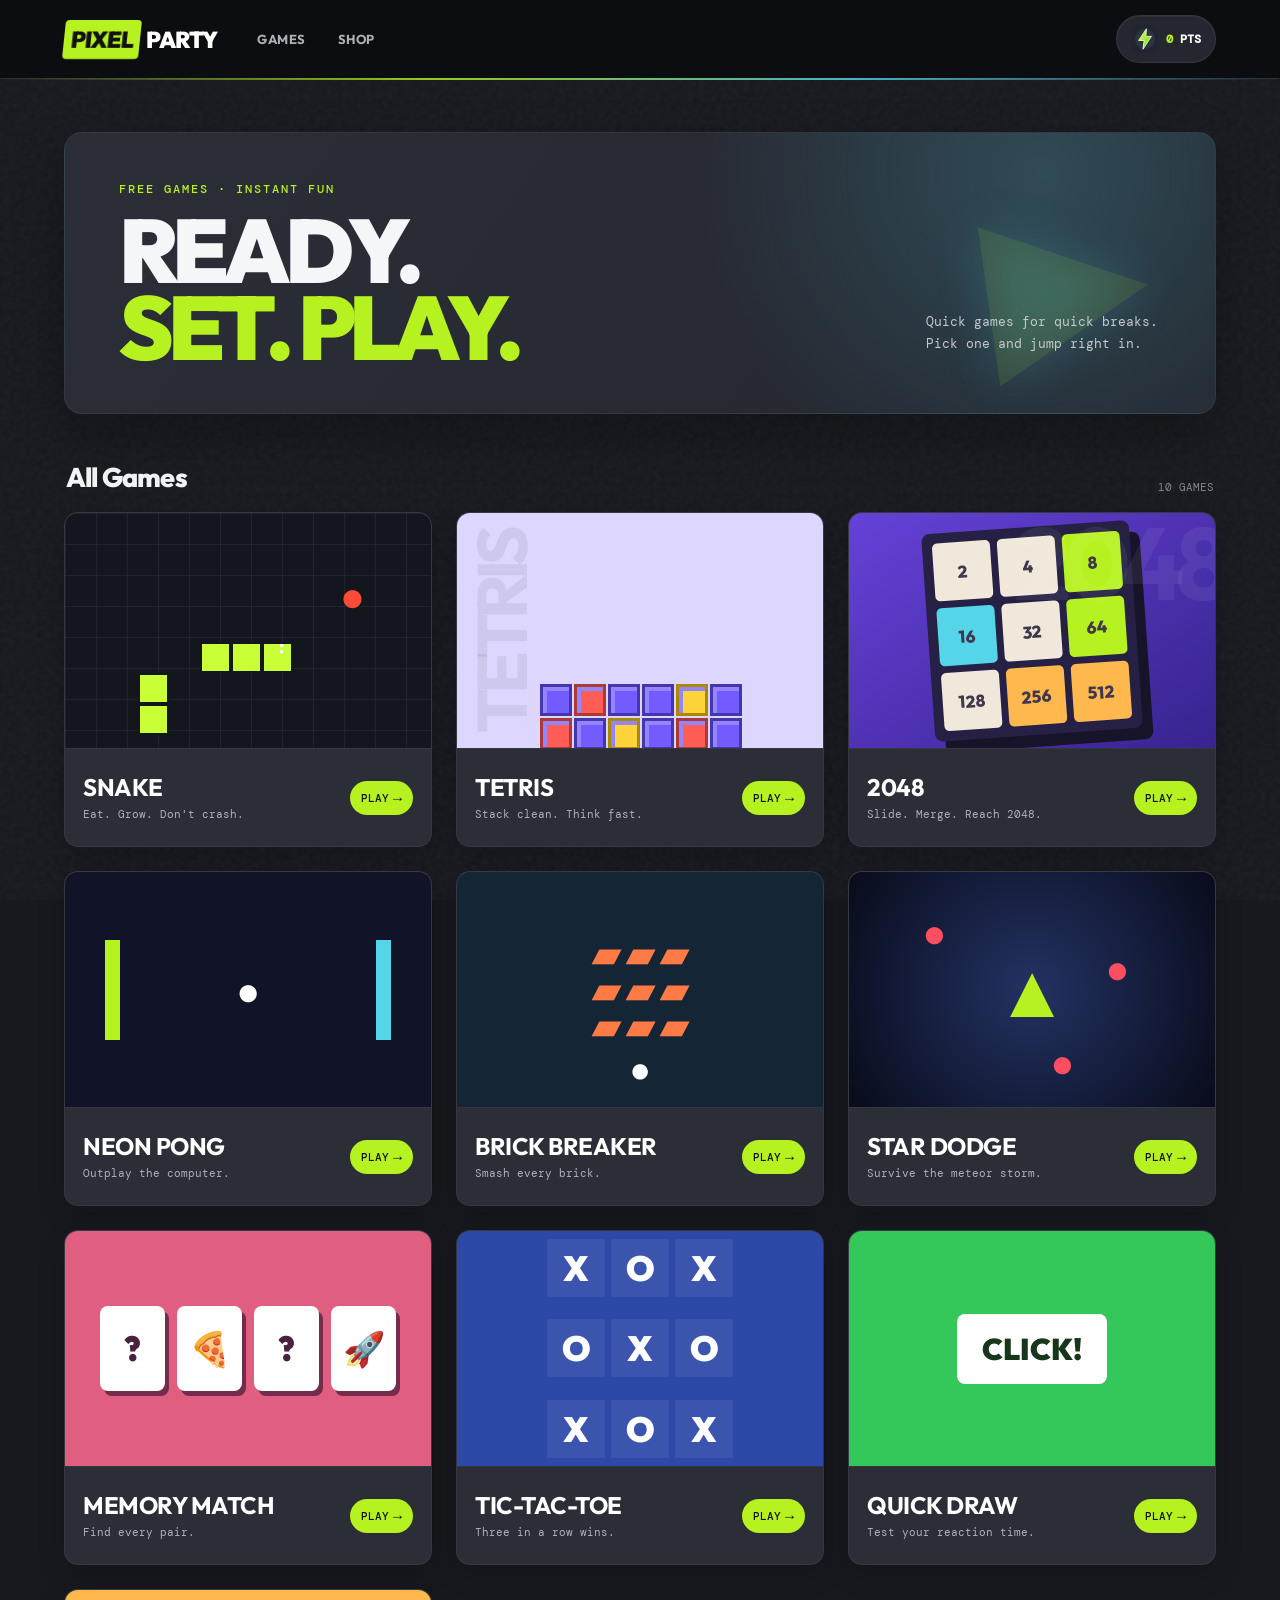
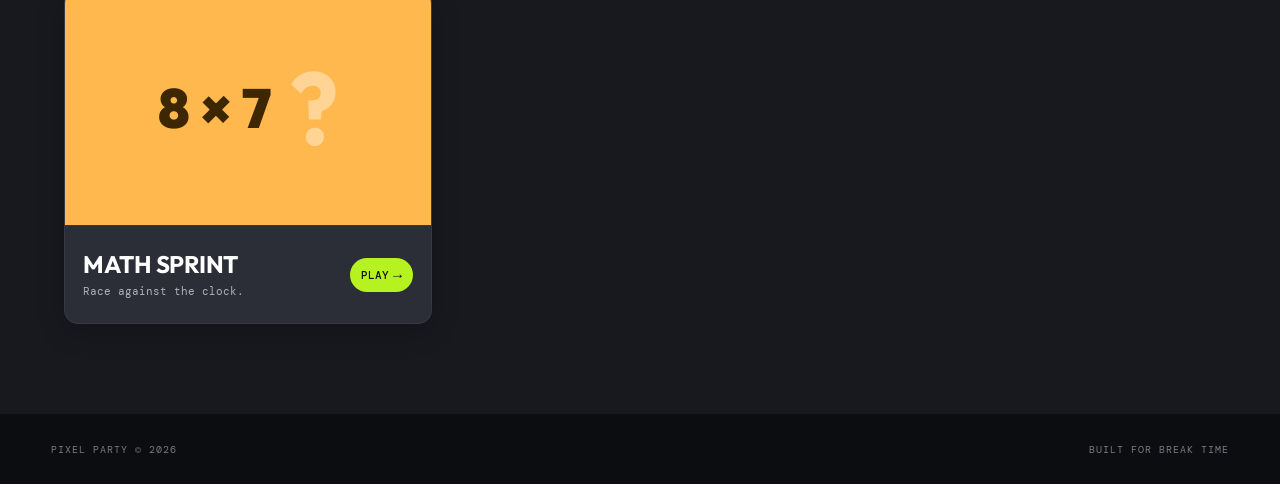
<file: index.html>
<!doctype html>
<html lang="en">
<head>
  <meta charset="UTF-8">
  <meta name="viewport" content="width=device-width, initial-scale=1.0">
  <title>Pixel Party — Pick a Game</title>
  <link rel="stylesheet" href="styles.css">
  <link rel="stylesheet" href="theme.css?v=3">
  <script src="shared.js?v=3"></script>
</head>
<body class="home">
  <div class="noise"></div>
  <nav class="topbar"><a class="brand" href="index.html"><span>PIXEL</span> PARTY</a><div class="nav-links"><a href="#games">GAMES</a><a href="shop.html">SHOP</a></div><div class="player-pill"><b data-player-icon>⚡</b><span data-points>0</span> PTS</div></nav>
  <main class="home-main">
    <header class="hero">
      <p class="eyebrow">FREE GAMES · INSTANT FUN</p>
      <h1>Ready.<br><em>Set. Play.</em></h1>
      <p class="intro">Quick games for quick breaks.<br>Pick one and jump right in.</p>
    </header>
    <div class="section-title" id="games"><h2>All Games</h2><span>10 GAMES</span></div>
    <section class="game-grid" aria-label="Games">
      <a class="game-card snake-card" href="snake.html">
        <div class="card-art snake-art" aria-hidden="true"><div class="snake-body"><b></b><b></b><b></b><b></b><b class="head"></b></div><span class="apple">●</span><span class="grid-lines"></span></div>
        <div class="card-copy"><span class="number">01</span><div><h2>Snake</h2><p>Eat. Grow. Don't crash.</p></div><span class="play">PLAY <b>→</b></span></div>
      </a>
      <a class="game-card tetris-card" href="tetris.html">
        <div class="card-art tetris-art" aria-hidden="true"><div class="blocks"><i></i><i></i><i></i><i></i><i></i><i></i><i></i><i></i><i></i><i></i><i></i><i></i></div><strong>TETRIS</strong></div>
        <div class="card-copy"><span class="number">02</span><div><h2>Tetris</h2><p>Stack clean. Think fast.</p></div><span class="play">PLAY <b>→</b></span></div>
      </a>
      <a class="game-card game-2048-card" href="2048.html">
        <div class="card-art art-2048" aria-hidden="true"><div class="mini-board"><b>2</b><b>4</b><b>8</b><b>16</b><b>32</b><b>64</b><b>128</b><b>256</b><b>512</b></div><strong>2048</strong></div>
        <div class="card-copy"><span class="number">03</span><div><h2>2048</h2><p>Slide. Merge. Reach 2048.</p></div><span class="play">PLAY <b>→</b></span></div>
      </a>
      <a class="game-card" href="mini-game.html?game=pong"><div class="card-art mini-art pong-art"><span>●</span><i></i><i></i></div><div class="card-copy"><div><h2>Neon Pong</h2><p>Outplay the computer.</p></div><span class="play">PLAY <b>→</b></span></div></a>
      <a class="game-card" href="mini-game.html?game=breakout"><div class="card-art mini-art breakout-art"><div>▰ ▰ ▰<br>▰ ▰ ▰<br>▰ ▰ ▰</div><span>●</span></div><div class="card-copy"><div><h2>Brick Breaker</h2><p>Smash every brick.</p></div><span class="play">PLAY <b>→</b></span></div></a>
      <a class="game-card" href="mini-game.html?game=dodge"><div class="card-art mini-art dodge-art"><span>▲</span><i>●</i><i>●</i><i>●</i></div><div class="card-copy"><div><h2>Star Dodge</h2><p>Survive the meteor storm.</p></div><span class="play">PLAY <b>→</b></span></div></a>
      <a class="game-card" href="mini-game.html?game=memory"><div class="card-art mini-art memory-art"><span>?</span><span>🍕</span><span>?</span><span>🚀</span></div><div class="card-copy"><div><h2>Memory Match</h2><p>Find every pair.</p></div><span class="play">PLAY <b>→</b></span></div></a>
      <a class="game-card" href="mini-game.html?game=tictactoe"><div class="card-art mini-art ttt-art"><span>X</span><span>O</span><span>X</span><span>O</span><span>X</span><span>O</span><span>X</span><span>O</span><span>X</span></div><div class="card-copy"><div><h2>Tic-Tac-Toe</h2><p>Three in a row wins.</p></div><span class="play">PLAY <b>→</b></span></div></a>
      <a class="game-card" href="mini-game.html?game=reaction"><div class="card-art mini-art reaction-art"><span>CLICK!</span></div><div class="card-copy"><div><h2>Quick Draw</h2><p>Test your reaction time.</p></div><span class="play">PLAY <b>→</b></span></div></a>
      <a class="game-card" href="mini-game.html?game=math"><div class="card-art mini-art math-art"><span>8 × 7</span><b>?</b></div><div class="card-copy"><div><h2>Math Sprint</h2><p>Race against the clock.</p></div><span class="play">PLAY <b>→</b></span></div></a>
    </section>
  </main>
  <footer><span>PIXEL PARTY © 2026</span><span>BUILT FOR BREAK TIME</span></footer>
</body>
</html>
</file>
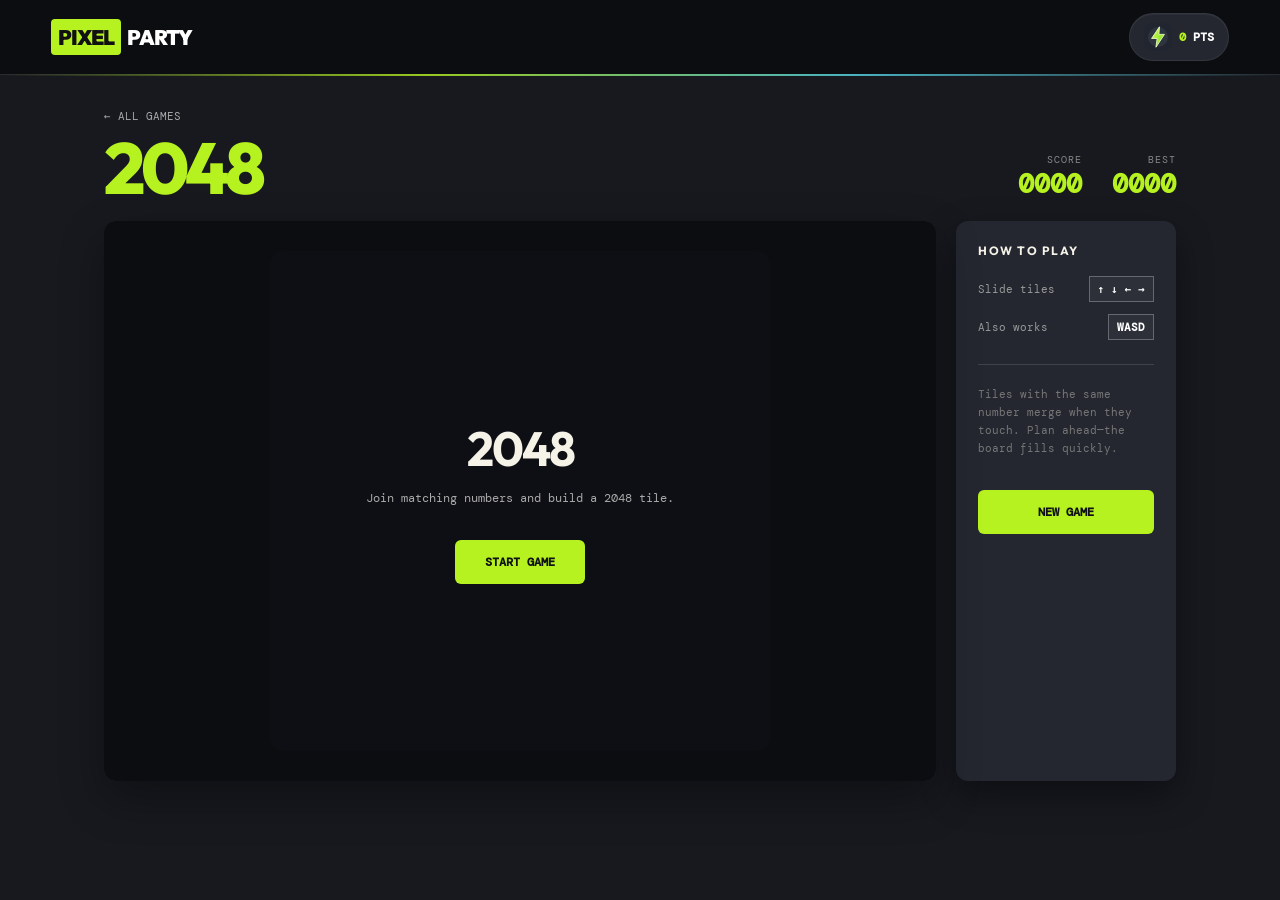
<file: 2048.html>
<!doctype html>
<html lang="en">
<head>
<meta charset="UTF-8">
<meta name="viewport" content="width=device-width,initial-scale=1">
<title>2048 — Pixel Party</title>
<link rel="stylesheet" href="styles.css">
<link rel="stylesheet" href="theme.css?v=3">
<script src="shared.js?v=3"></script>
</head>
<body class="game-page game-2048" style="--accent:#b6f21f">
<nav class="topbar game-nav">
<a class="brand" href="index.html">
<span>PIXEL</span> PARTY</a>
<div class="player-pill"><b data-player-icon>⚡</b><span data-points>0</span> PTS</div>
</nav>
<main class="game-shell">
<header class="game-head">
<div>
<a class="back" href="index.html">← ALL GAMES</a>
<h1 class="game-title">
<span>2048</span>
</h1>
</div>
<div class="scoreboard">
<div>
<small>SCORE</small>
<strong id="score">0000</strong>
</div>
<div>
<small>BEST</small>
<strong id="best">0000</strong>
</div>
</div>
</header>
<div class="game-layout">
<div>
<div class="canvas-wrap board-wrap">
<div id="board" class="board-2048" aria-label="2048 game board">
</div>
<div class="overlay" id="overlay">
<h2>2048</h2>
<p>Join matching numbers and build a 2048 tile.</p>
<button class="game-btn" id="start">START GAME</button>
</div>
</div>
<div class="touch-controls">
<button class="up" data-dir="up">↑</button>
<button class="left" data-dir="left">←</button>
<button class="down" data-dir="down">↓</button>
<button class="right" data-dir="right">→</button>
</div>
</div>
<aside class="side-panel">
<h3>HOW TO PLAY</h3>
<div class="controls-list">
<div class="control-row">
<span>Slide tiles</span>
<b class="key">↑ ↓ ← →</b>
</div>
<div class="control-row">
<span>Also works</span>
<b class="key">WASD</b>
</div>
</div>
<p class="tip">Tiles with the same number merge when they touch. Plan ahead—the board fills quickly.</p>
<button class="game-btn" id="restart">NEW GAME</button>
</aside>
</div>
</main>
<script src="2048.js">
</script>
</body>
</html>
</file>
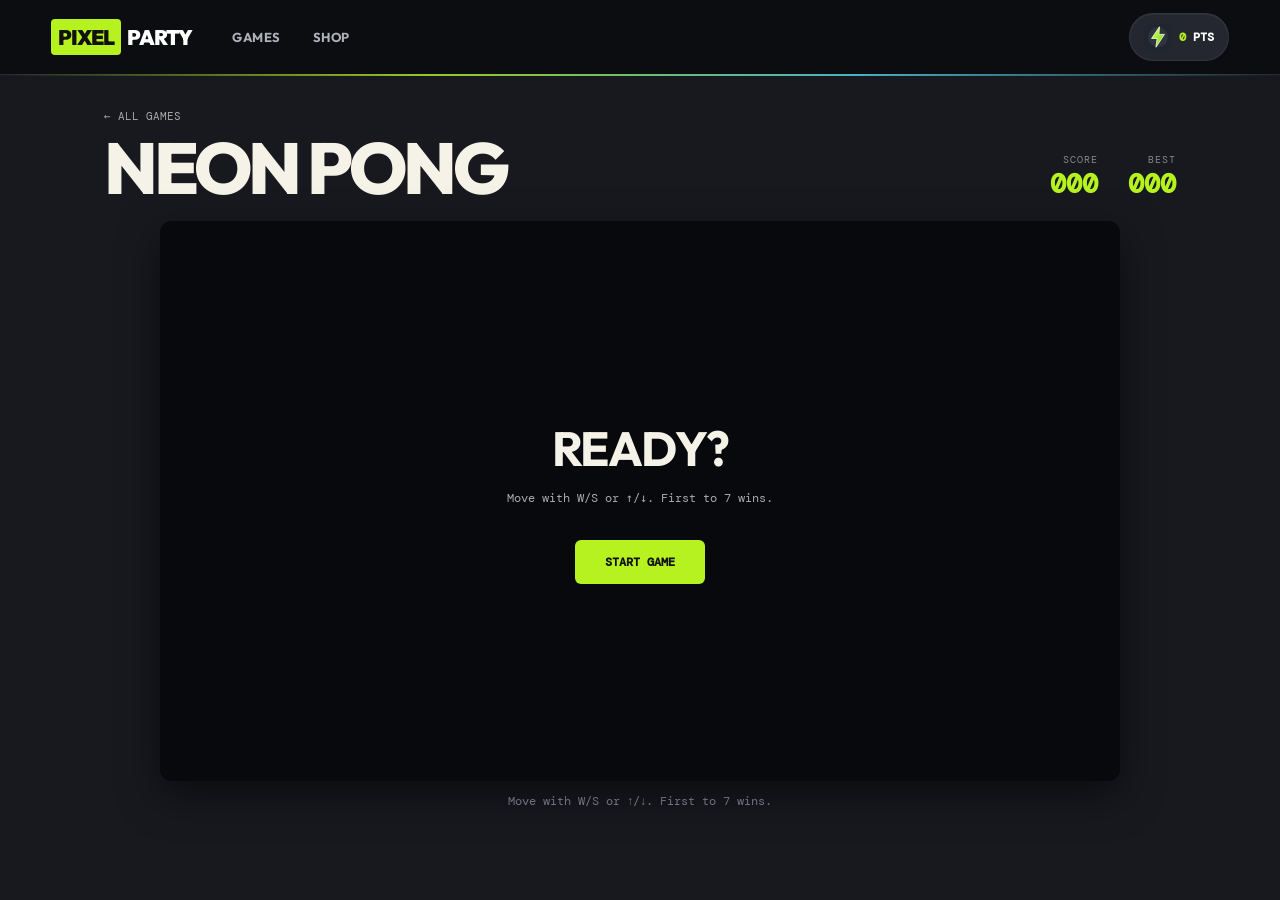
<file: mini-game.html>
<!doctype html>
<html lang="en">
<head>
<meta charset="UTF-8">
<meta name="viewport" content="width=device-width,initial-scale=1">
<title>Arcade Game — Pixel Party</title>
<link rel="stylesheet" href="styles.css">
<link rel="stylesheet" href="theme.css?v=3">
<script src="shared.js?v=3">
</script>
</head>
<body class="game-page mini-page">
<nav class="topbar game-nav">
<a class="brand" href="index.html">
<span>PIXEL</span> PARTY</a>
<div class="nav-links">
<a href="index.html">GAMES</a>
<a href="shop.html">SHOP</a>
</div>
<div class="player-pill">
<b data-player-icon>⚡</b>
<span data-points>0</span> PTS</div>
</nav>
<main class="game-shell">
<header class="game-head">
<div>
<a class="back" href="index.html">← ALL GAMES</a>
<h1 class="game-title" id="title">GAME</h1>
</div>
<div class="scoreboard">
<div>
<small>SCORE</small>
<strong id="mini-score">000</strong>
</div>
<div>
<small>BEST</small>
<strong id="mini-best">000</strong>
</div>
</div>
</header>
<div class="mini-stage" id="stage">
<canvas id="mini-canvas" width="760" height="520">
</canvas>
<div id="dom-game">
</div>
<div class="overlay" id="mini-overlay">
<h2 id="overlay-title">READY?</h2>
<p id="overlay-copy">Press start to play.</p>
<button class="game-btn" id="mini-start">START GAME</button>
</div>
</div>
<p class="mini-help" id="help">
</p>
</main>
<script src="mini-games.js">
</script>
</body>
</html>
</file>
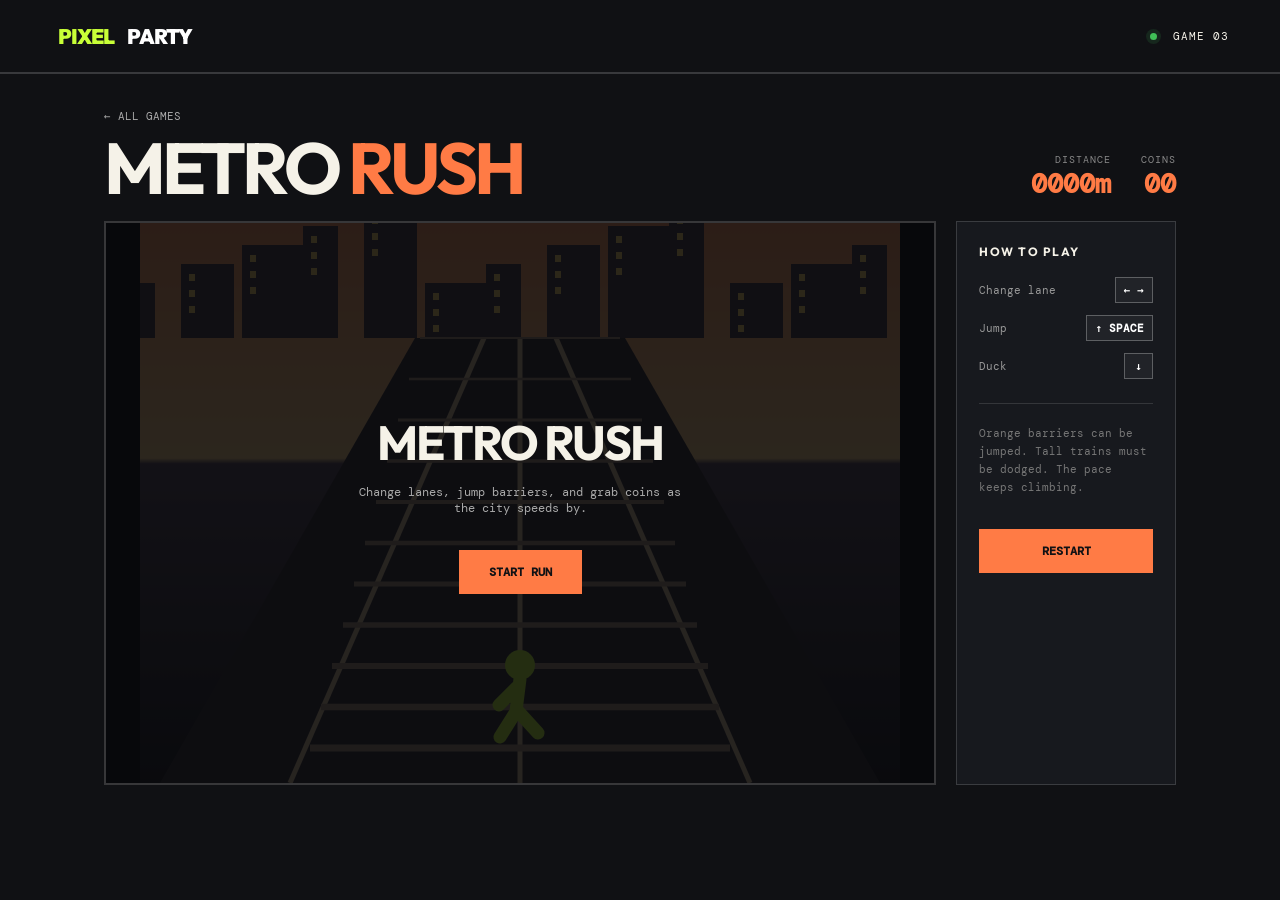
<file: runner.html>
<!doctype html><html lang="en"><head><meta charset="UTF-8"><meta name="viewport" content="width=device-width,initial-scale=1"><title>Metro Rush — Pixel Party</title><link rel="stylesheet" href="styles.css"></head><body class="game-page" style="--accent:#ff7b45"><nav class="topbar game-nav"><a class="brand" href="index.html"><span>PIXEL</span> PARTY</a><span class="status"><i></i> GAME 03</span></nav><main class="game-shell"><header class="game-head"><div><a class="back" href="index.html">← ALL GAMES</a><h1 class="game-title">Metro <span>Rush</span></h1></div><div class="scoreboard"><div><small>DISTANCE</small><strong id="score">0000m</strong></div><div><small>COINS</small><strong id="coins">00</strong></div></div></header><div class="game-layout"><div><div class="canvas-wrap"><canvas id="game" width="760" height="560"></canvas><div class="overlay" id="overlay"><h2>METRO RUSH</h2><p>Change lanes, jump barriers, and grab coins as the city speeds by.</p><button class="game-btn" id="start">START RUN</button></div></div><div class="touch-controls touch-runner"><button data-act="left">←</button><button data-act="jump">↑</button><button data-act="right">→</button></div></div><aside class="side-panel"><h3>HOW TO PLAY</h3><div class="controls-list"><div class="control-row"><span>Change lane</span><b class="key">← →</b></div><div class="control-row"><span>Jump</span><b class="key">↑ SPACE</b></div><div class="control-row"><span>Duck</span><b class="key">↓</b></div></div><p class="tip">Orange barriers can be jumped. Tall trains must be dodged. The pace keeps climbing.</p><button class="game-btn" id="restart">RESTART</button></aside></div></main><script src="runner.js"></script></body></html>
</file>
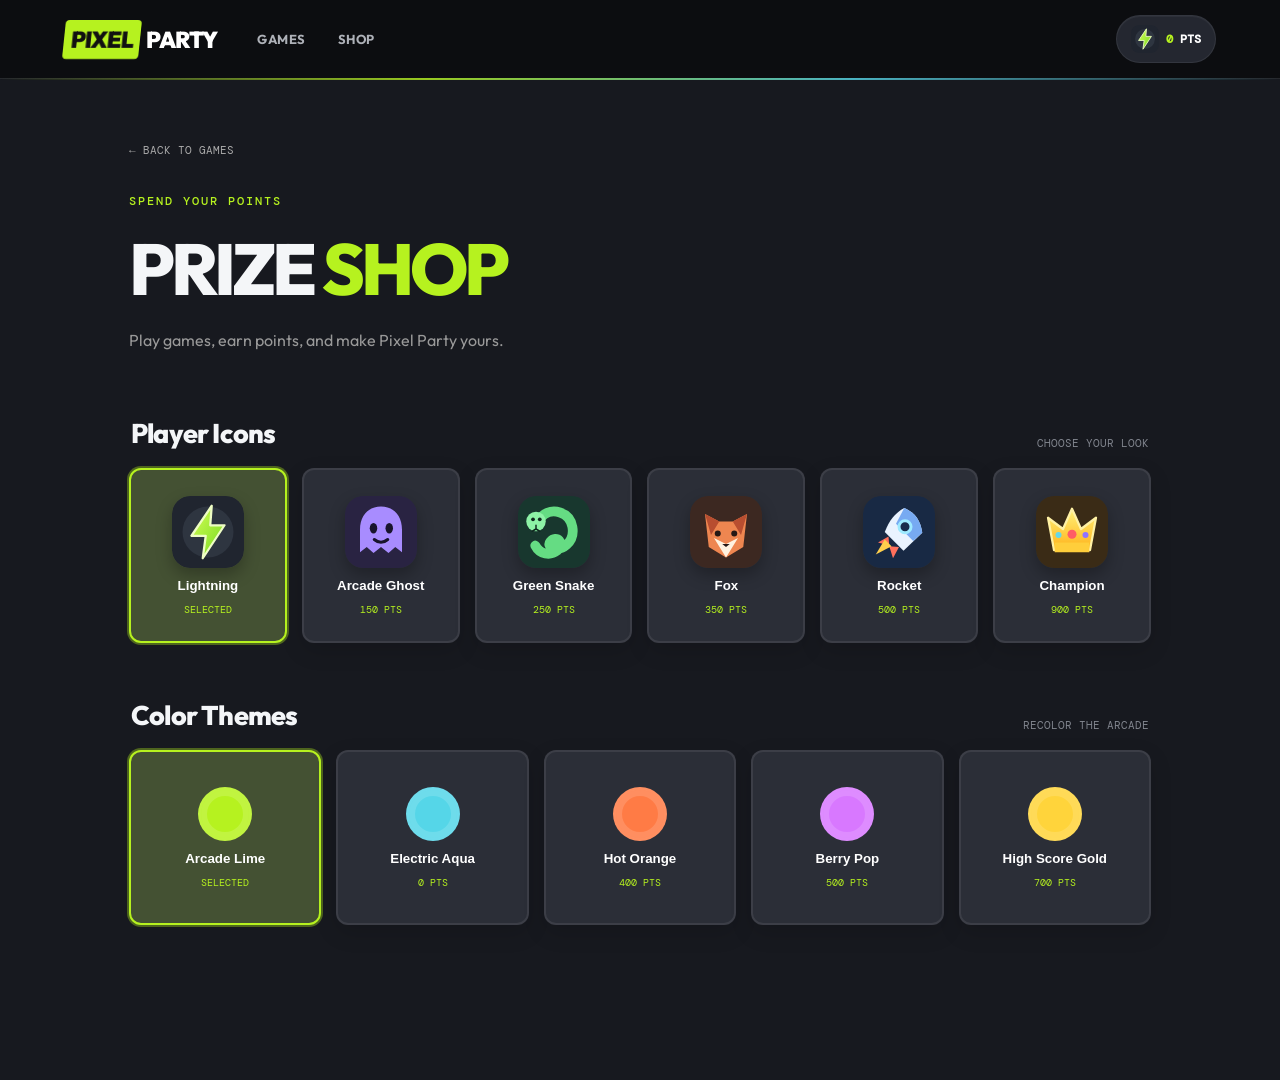
<file: shop.html>
<!doctype html>
<html lang="en">
<head>
<meta charset="UTF-8">
<meta name="viewport" content="width=device-width,initial-scale=1">
<title>Prize Shop — Pixel Party</title>
<link rel="stylesheet" href="styles.css">
<link rel="stylesheet" href="theme.css?v=3">
<script src="shared.js?v=3">
</script>
</head>
<body class="home shop-page">
<nav class="topbar">
<a class="brand" href="index.html">
<span>PIXEL</span> PARTY</a>
<div class="nav-links">
<a href="index.html">GAMES</a>
<a class="active" href="shop.html">SHOP</a>
</div>
<div class="player-pill">
<b data-player-icon>⚡</b>
<span data-points>0</span> PTS</div>
</nav>
<main class="shop-main">
<a class="back" href="index.html">← BACK TO GAMES</a>
<header class="shop-hero">
<p class="eyebrow">SPEND YOUR POINTS</p>
<h1>Prize <em>Shop</em>
</h1>
<p>Play games, earn points, and make Pixel Party yours.</p>
</header>
<section>
<div class="section-title">
<h2>Player Icons</h2>
<span>CHOOSE YOUR LOOK</span>
</div>
<div class="shop-grid" id="icon-shop">
</div>
</section>
<section>
<div class="section-title">
<h2>Color Themes</h2>
<span>RECOLOR THE ARCADE</span>
</div>
<div class="shop-grid" id="theme-shop">
</div>
</section>
</main>
<script src="shop.js?v=3">
</script>
</body>
</html>
</file>
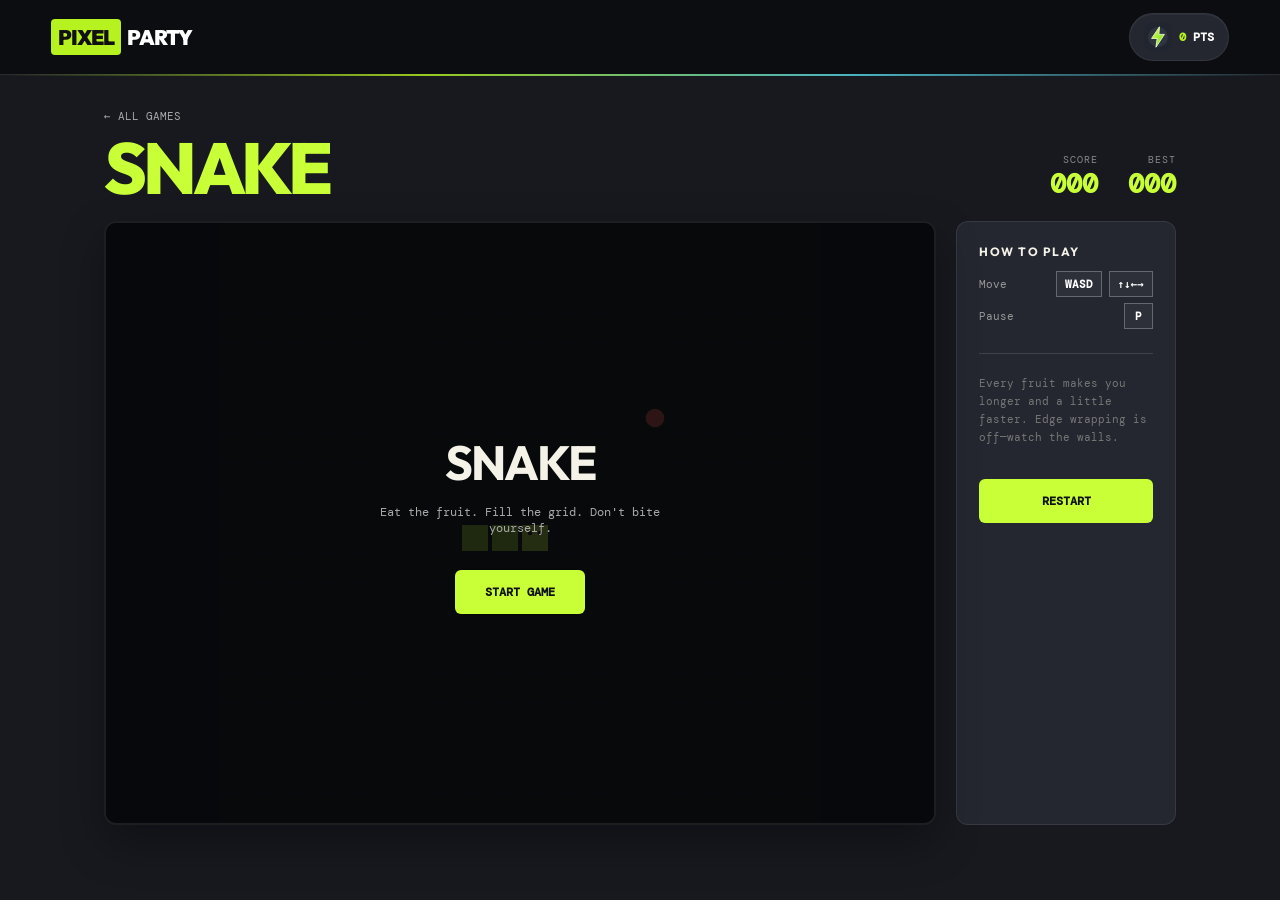
<file: snake.html>
<!doctype html>
<html lang="en">
<head>
<meta charset="UTF-8">
<meta name="viewport" content="width=device-width,initial-scale=1">
<title>Snake — Pixel Party</title>
<link rel="stylesheet" href="styles.css">
<link rel="stylesheet" href="theme.css?v=3"><script src="shared.js?v=3"></script>
</head>
<body class="game-page" style="--accent:#c8ff37">
<nav class="topbar game-nav">
<a class="brand" href="index.html">
<span>PIXEL</span> PARTY</a>
<div class="player-pill"><b data-player-icon>⚡</b><span data-points>0</span> PTS</div>
</nav>
<main class="game-shell">
<header class="game-head">
<div>
<a class="back" href="index.html">← ALL GAMES</a>
<h1 class="game-title">
<span>Snake</span>
</h1>
</div>
<div class="scoreboard">
<div>
<small>SCORE</small>
<strong id="score">000</strong>
</div>
<div>
<small>BEST</small>
<strong id="best">000</strong>
</div>
</div>
</header>
<div class="game-layout">
<div>
<div class="canvas-wrap">
<canvas id="game" width="600" height="600">
</canvas>
<div class="overlay" id="overlay">
<h2>SNAKE</h2>
<p>Eat the fruit. Fill the grid. Don't bite yourself.</p>
<button class="game-btn" id="start">START GAME</button>
</div>
</div>
<div class="touch-controls">
<button class="up" data-dir="up">↑</button>
<button class="left" data-dir="left">←</button>
<button class="down" data-dir="down">↓</button>
<button class="right" data-dir="right">→</button>
</div>
</div>
<aside class="side-panel">
<h3>HOW TO PLAY</h3>
<div class="controls-list">
<div class="control-row">
<span>Move</span>
<span>
<b class="key">WASD</b> <b class="key">↑↓←→</b>
</span>
</div>
<div class="control-row">
<span>Pause</span>
<b class="key">P</b>
</div>
</div>
<p class="tip">Every fruit makes you longer and a little faster. Edge wrapping is off—watch the walls.</p>
<button class="game-btn" id="restart">RESTART</button>
</aside>
</div>
</main>
<script src="snake.js">
</script>
</body>
</html>
</file>
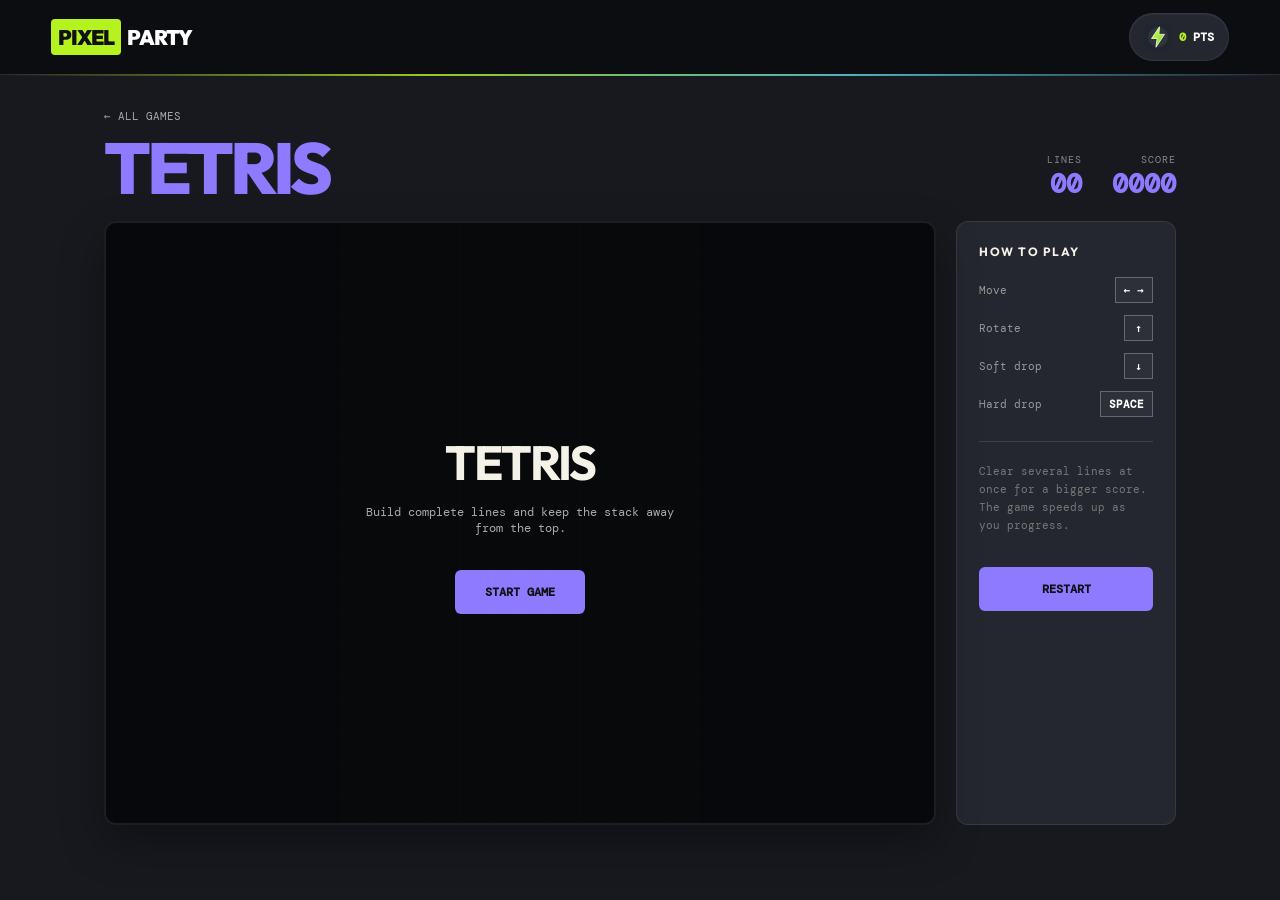
<file: tetris.html>
<!doctype html>
<html lang="en">
<head>
<meta charset="UTF-8">
<meta name="viewport" content="width=device-width,initial-scale=1">
<title>Tetris — Pixel Party</title>
<link rel="stylesheet" href="styles.css">
<link rel="stylesheet" href="theme.css?v=3"><script src="shared.js?v=3"></script>
</head>
<body class="game-page" style="--accent:#8d7aff">
<nav class="topbar game-nav">
<a class="brand" href="index.html">
<span>PIXEL</span> PARTY</a>
<div class="player-pill"><b data-player-icon>⚡</b><span data-points>0</span> PTS</div>
</nav>
<main class="game-shell">
<header class="game-head">
<div>
<a class="back" href="index.html">← ALL GAMES</a>
<h1 class="game-title">
<span>Tetris</span>
</h1>
</div>
<div class="scoreboard">
<div>
<small>LINES</small>
<strong id="lines">00</strong>
</div>
<div>
<small>SCORE</small>
<strong id="score">0000</strong>
</div>
</div>
</header>
<div class="game-layout">
<div>
<div class="canvas-wrap">
<canvas id="game" width="360" height="600">
</canvas>
<div class="overlay" id="overlay">
<h2>TETRIS</h2>
<p>Build complete lines and keep the stack away from the top.</p>
<button class="game-btn" id="start">START GAME</button>
</div>
</div>
<div class="touch-controls">
<button class="up" data-act="rotate">↻</button>
<button class="left" data-act="left">←</button>
<button class="down" data-act="down">↓</button>
<button class="right" data-act="right">→</button>
</div>
</div>
<aside class="side-panel">
<h3>HOW TO PLAY</h3>
<div class="controls-list">
<div class="control-row">
<span>Move</span>
<b class="key">← →</b>
</div>
<div class="control-row">
<span>Rotate</span>
<b class="key">↑</b>
</div>
<div class="control-row">
<span>Soft drop</span>
<b class="key">↓</b>
</div>
<div class="control-row">
<span>Hard drop</span>
<b class="key">SPACE</b>
</div>
</div>
<p class="tip">Clear several lines at once for a bigger score. The game speeds up as you progress.</p>
<button class="game-btn" id="restart">RESTART</button>
</aside>
</div>
</main>
<script src="tetris.js">
</script>
</body>
</html>
</file>
<file: styles.css>
@import url('https://fonts.googleapis.com/css2?family=DM+Mono:wght@400;500&family=Outfit:wght@400;600;700;800;900&display=swap');
:root{--ink:#101114;--paper:#f1efe7;--lime:#c8ff37;--orange:#ff6b35;--blue:#4169e1;--muted:#77776e}*{box-sizing:border-box}html,body{margin:0;min-height:100%;background:var(--paper);color:var(--ink);font-family:Outfit,Arial,sans-serif}body{min-height:100vh}.noise{position:fixed;inset:0;pointer-events:none;opacity:.025;background-image:url("data:image/svg+xml,%3Csvg viewBox='0 0 180 180' xmlns='http://www.w3.org/2000/svg'%3E%3Cfilter id='n'%3E%3CfeTurbulence type='fractalNoise' baseFrequency='.9' numOctaves='4' stitchTiles='stitch'/%3E%3C/filter%3E%3Crect width='100%25' height='100%25' filter='url(%23n)'/%3E%3C/svg%3E")}.topbar{height:74px;padding:0 4vw;display:flex;align-items:center;justify-content:space-between;border-bottom:2px solid var(--ink);position:relative;z-index:2}.brand{font-size:21px;font-weight:900;letter-spacing:-1px;text-decoration:none;color:inherit}.brand span{background:var(--ink);color:var(--lime);padding:5px 7px;margin-right:3px}.status{font:11px DM Mono,monospace;letter-spacing:1px}.status i{display:inline-block;width:7px;height:7px;background:#40c057;border-radius:50%;margin-right:8px;box-shadow:0 0 0 4px #40c05720}.home-main{padding:7vh 4vw 9vh}.hero{position:relative;margin-bottom:5vh}.eyebrow{font:500 12px DM Mono,monospace;letter-spacing:2px;margin:0 0 17px}.hero h1{font-size:clamp(56px,8vw,112px);line-height:.82;letter-spacing:-.075em;margin:0;text-transform:uppercase;font-weight:900}.hero h1 em{font-style:normal;color:var(--orange)}.intro{position:absolute;right:2vw;bottom:2px;font:13px/1.7 DM Mono,monospace;color:#585851}.game-grid{display:grid;grid-template-columns:repeat(3,1fr);gap:18px}.game-card{color:var(--ink);text-decoration:none;border:2px solid var(--ink);background:#fff;box-shadow:5px 5px 0 var(--ink);transition:.2s ease;overflow:hidden}.game-card:hover{transform:translate(-3px,-5px);box-shadow:10px 11px 0 var(--ink)}.card-art{height:245px;position:relative;overflow:hidden;border-bottom:2px solid var(--ink)}.card-copy{height:104px;display:flex;align-items:center;gap:18px;padding:17px}.card-copy .number{font:11px DM Mono,monospace;align-self:flex-start;color:#888}.card-copy h2{margin:0;font-size:30px;line-height:1;text-transform:uppercase;letter-spacing:-1px}.card-copy p{font:11px DM Mono,monospace;margin:8px 0 0;color:#666}.play{margin-left:auto;font:500 11px DM Mono,monospace}.play b{font-size:22px;margin-left:4px}.snake-art{background:#13161d}.grid-lines{position:absolute;inset:0;background-image:linear-gradient(#ffffff0e 1px,transparent 1px),linear-gradient(90deg,#ffffff0e 1px,transparent 1px);background-size:31px 31px}.snake-body{position:absolute;left:20%;top:55%;display:flex;z-index:1}.snake-body b{width:31px;height:31px;background:var(--lime);border:2px solid #13161d}.snake-body b:nth-child(1){transform:translate(0,62px)}.snake-body b:nth-child(2){transform:translate(-31px,31px)}.snake-body .head{position:relative}.snake-body .head:after{content:'••';position:absolute;right:4px;top:-5px;font-size:15px;letter-spacing:1px;transform:rotate(90deg)}.apple{position:absolute;right:18%;top:24%;z-index:2;color:#ff4b37;font-size:42px}.tetris-art{background:#ddd7ff}.blocks{position:absolute;width:200px;left:50%;bottom:-2px;transform:translateX(-50%);display:grid;grid-template-columns:repeat(6,32px);grid-auto-rows:32px;gap:2px}.blocks i{background:#725cff;border:3px solid #4437aa;box-shadow:inset 4px 4px #9384ff}.blocks i:nth-child(2),.blocks i:nth-child(7),.blocks i:nth-child(11){background:#ff5d56;border-color:#ad3935}.blocks i:nth-child(5),.blocks i:nth-child(9){background:#ffd43b;border-color:#a98900}.tetris-art strong{position:absolute;font-size:70px;letter-spacing:-6px;transform:rotate(-90deg);left:-57px;top:75px;color:#10111412}.runner-art{background:linear-gradient(#ff8a4d 0 40%,#ffd38c 40%)}.sun{position:absolute;width:86px;height:86px;border-radius:50%;background:#ffec72;top:24px;left:50%;transform:translateX(-50%)}.city{position:absolute;inset:80px 0 40%;background:repeating-linear-gradient(90deg,#402d4a 0 35px,#6d4161 35px 60px,#3a2945 60px 82px);clip-path:polygon(0 45%,8% 45%,8% 20%,15% 20%,15% 51%,25% 51%,25% 0,35% 0,35% 38%,43% 38%,43% 15%,51% 15%,51% 55%,62% 55%,62% 5%,73% 5%,73% 42%,84% 42%,84% 25%,93% 25%,93% 47%,100% 47%,100% 100%,0 100%)}.tracks{position:absolute;inset:40% 0 0;clip-path:polygon(20% 100%,43% 0,57% 0,80% 100%);background:#46363f}.tracks i{position:absolute;height:100%;width:4px;background:#efc178}.tracks i:nth-child(1){left:37%;transform:rotate(9deg)}.tracks i:nth-child(2){left:50%}.tracks i:nth-child(3){right:37%;transform:rotate(-9deg)}.runner{position:absolute;bottom:24px;left:50%;color:var(--lime);font-size:58px;transform:translateX(-50%);text-shadow:4px 4px #101114}footer{height:70px;border-top:2px solid var(--ink);display:flex;align-items:center;justify-content:space-between;padding:0 4vw;font:10px DM Mono,monospace;letter-spacing:1px}
/* game shell */
.game-page{background:#101114;color:#f5f2e8;overflow-x:hidden}.game-nav{border-color:#ffffff2b}.game-nav .brand{color:#fff}.game-shell{max-width:1120px;margin:0 auto;padding:30px 24px}.game-head{display:flex;justify-content:space-between;align-items:end;margin-bottom:20px}.back{font:11px DM Mono,monospace;color:#aaa;text-decoration:none}.back:hover{color:var(--lime)}.game-title{font-size:clamp(38px,6vw,72px);margin:12px 0 0;text-transform:uppercase;letter-spacing:-4px;line-height:.9}.game-title span{color:var(--accent,var(--lime))}.scoreboard{display:flex;gap:30px;text-align:right}.scoreboard small{display:block;font:10px DM Mono,monospace;color:#888;letter-spacing:1px}.scoreboard strong{font:700 27px DM Mono,monospace;color:var(--accent,var(--lime))}.game-layout{display:grid;grid-template-columns:minmax(0,1fr) 220px;gap:20px}.canvas-wrap{position:relative;border:2px solid #ffffff30;background:#08090b;min-height:560px;display:flex;align-items:center;justify-content:center;overflow:hidden}canvas{display:block;max-width:100%;max-height:70vh}.side-panel{border:1px solid #ffffff27;padding:22px;background:#17191e}.side-panel h3{font-size:12px;letter-spacing:1.5px;margin:0 0 18px}.controls-list{display:grid;gap:12px;font:11px DM Mono,monospace;color:#999}.control-row{display:flex;justify-content:space-between;align-items:center}.key{color:#fff;border:1px solid #ffffff45;background:#ffffff0b;padding:5px 8px;min-width:29px;text-align:center}.tip{font:11px/1.65 DM Mono,monospace;color:#777;border-top:1px solid #ffffff20;margin-top:24px;padding-top:20px}.game-btn{width:100%;border:0;background:var(--accent,var(--lime));color:#101114;font:700 12px DM Mono,monospace;padding:14px;margin-top:22px;cursor:pointer}.game-btn:hover{filter:brightness(1.1)}.overlay{position:absolute;inset:0;background:#08090bd9;display:flex;flex-direction:column;align-items:center;justify-content:center;text-align:center;z-index:5}.overlay.hidden{display:none}.overlay h2{font-size:48px;text-transform:uppercase;letter-spacing:-2px;margin:0}.overlay p{font:12px DM Mono,monospace;color:#aaa;max-width:330px}.overlay .game-btn{width:auto;padding:14px 30px}.touch-controls{display:none;grid-template-columns:repeat(3,58px);justify-content:center;gap:7px;margin-top:18px}.touch-controls button{height:52px;background:#ffffff0b;border:1px solid #ffffff35;color:#fff;font-size:20px}.touch-controls .up{grid-column:2}.touch-controls .left{grid-column:1}.touch-controls .down{grid-column:2}.touch-controls .right{grid-column:3}.touch-runner{grid-template-columns:repeat(3,70px)}
@media(max-width:800px){.game-grid{grid-template-columns:1fr}.card-art{height:210px}.intro{position:static;margin-top:30px}.game-layout{grid-template-columns:1fr}.side-panel{display:none}.canvas-wrap{min-height:450px}.touch-controls{display:grid}.game-head{align-items:start}.scoreboard{gap:12px}.scoreboard strong{font-size:20px}.home-main{padding-top:5vh}}
@media(max-width:480px){.status{display:none}.hero h1{font-size:53px}.card-copy{padding:13px}.card-copy h2{font-size:25px}.game-shell{padding:22px 12px}.game-title{font-size:42px;letter-spacing:-2px}.canvas-wrap{min-height:390px}footer{font-size:8px}}
</file>
<file: theme.css>
/* Pixel Party's original game-portal theme */
:root{--portal:#17191f;--portal-2:#22252d;--panel:#2b2e37;--green:#b6f21f;--cyan:#55d6e8;--text:#f4f6f8}
body.home{background:var(--portal);color:var(--text)}
.home .noise{opacity:.045}.home .topbar{height:78px;background:#0c0d10;border:0;padding:0 5vw;box-shadow:0 3px 0 #b6f21f;position:sticky;top:0}.home .brand{color:#fff;font-size:23px}.home .brand span{background:var(--green);color:#111;border-radius:4px;transform:skew(-6deg);display:inline-block}.nav-links{display:flex;gap:32px;margin-left:40px;margin-right:auto}.nav-links a{font:700 13px Outfit,sans-serif;color:#aeb1b8;text-decoration:none;letter-spacing:.5px}.nav-links a:hover{color:var(--green)}.home .status{color:#94979e}
.home-main{max-width:1360px;margin:auto;padding:6vh 5vw 10vh}.home .hero{padding:48px 54px;margin-bottom:46px;background:linear-gradient(115deg,#313541 0%,#232630 55%,#1d3638 100%);border-radius:18px;overflow:hidden;box-shadow:0 18px 40px #0005;position:relative}.home .hero:after{content:'▶';position:absolute;right:6%;top:50%;transform:translateY(-50%) rotate(-8deg);font-size:210px;color:#b6f21f12;text-shadow:0 0 50px #55d6e830}.home .eyebrow{color:var(--green);margin-bottom:14px}.home .hero h1{font-size:clamp(53px,7vw,98px);line-height:.86;letter-spacing:-.065em;position:relative;z-index:1}.home .hero h1 em{color:var(--green)}.home .intro{right:5%;bottom:45px;color:#c6c8cd;z-index:1}
.section-title{display:flex;align-items:end;justify-content:space-between;margin:0 2px 18px}.section-title h2{font-size:27px;margin:0;letter-spacing:-.8px}.section-title span{font:11px DM Mono,monospace;color:#81858e}.home .game-grid{gap:24px}.home .game-card{border:0;background:var(--panel);color:#fff;border-radius:12px;box-shadow:0 7px 16px #0005;transition:.22s;overflow:hidden}.home .game-card:hover{transform:translateY(-7px) scale(1.012);box-shadow:0 17px 30px #0008,0 0 0 3px var(--green)}.home .card-art{border:0;height:235px}.home .card-copy{height:98px;padding:16px 18px}.home .card-copy .number{display:none}.home .card-copy h2{font-size:24px;letter-spacing:-.5px}.home .card-copy p{color:#aeb1b8}.home .play{background:var(--green);color:#101114;border-radius:20px;padding:7px 11px}.home .play b{font-size:15px}.home footer{background:#0c0d10;border:0;color:#777b83}
.art-2048{background:linear-gradient(145deg,#6542d8,#38238e);display:flex;align-items:center;justify-content:center}.art-2048>strong{position:absolute;font-size:102px;letter-spacing:-9px;color:#ffffff10;right:-8px;top:-15px}.mini-board{display:grid;grid-template-columns:repeat(3,58px);gap:7px;padding:10px;background:#252044;border-radius:8px;transform:rotate(-4deg);box-shadow:10px 12px 0 #171329}.mini-board b{height:58px;display:flex;align-items:center;justify-content:center;background:#f0e8da;color:#40384c;border-radius:5px;font:800 17px Outfit}.mini-board b:nth-child(3n){background:#b6f21f}.mini-board b:nth-child(4n){background:#55d6e8}.mini-board b:nth-child(8),.mini-board b:nth-child(9){background:#ffb84d}
.game-2048{background:var(--portal)}.game-2048 .topbar{background:#0c0d10;border:0;box-shadow:0 3px 0 var(--accent)}.game-2048 .brand span{background:var(--green);color:#111;border-radius:4px}.game-2048 .canvas-wrap,.game-2048 .side-panel{border:0;border-radius:12px;background:var(--portal-2);box-shadow:0 14px 35px #0006}.game-2048 .overlay{border-radius:11px}.board-wrap{min-height:560px}.board-2048{width:min(90%,500px);aspect-ratio:1;display:grid;grid-template-columns:repeat(4,1fr);gap:12px;padding:12px;background:#39334b;border-radius:14px}.tile{display:flex;align-items:center;justify-content:center;border-radius:9px;background:#4b455c;color:#fff;font:800 clamp(24px,4vw,52px) Outfit}.tile.n2{background:#eee8df;color:#443e48}.tile.n4{background:#e8d7b6;color:#443e48}.tile.n8{background:#ffb75b}.tile.n16{background:#ff9255}.tile.n32{background:#ff6e61}.tile.n64{background:#ec4d65}.tile.n128{background:#c9f032;color:#28300d}.tile.n256{background:#93e448}.tile.n512{background:#55d6e8}.tile.n1024{background:#7967ed}.tile.n2048{background:#b6f21f;color:#233000;box-shadow:0 0 25px #b6f21f88}
@media(max-width:800px){.nav-links{display:none}.home .hero{padding:35px 28px}.home .hero:after{font-size:120px}.home .intro{position:static;margin-top:25px}.home .game-grid{grid-template-columns:1fr}.home .card-art{height:220px}.board-wrap{min-height:420px}.board-2048{gap:7px;padding:7px}}
.player-pill{margin-left:auto;background:#242730;border:1px solid #ffffff18;border-radius:24px;padding:9px 14px;color:#fff;font:700 12px DM Mono,monospace}.player-pill b{font-size:18px;margin-right:7px}.player-pill span{color:var(--green)}
.mini-art{display:flex;align-items:center;justify-content:center;font-weight:900}.pong-art{background:#111428}.pong-art span{font-size:40px;color:#fff}.pong-art i{position:absolute;width:15px;height:100px;background:var(--green);left:40px}.pong-art i:last-child{left:auto;right:40px;background:#55d6e8}.breakout-art{background:#142536;color:#ff7b45;text-align:center;font-size:36px;line-height:1}.breakout-art span{position:absolute;bottom:20px;color:#fff}.dodge-art{background:radial-gradient(circle,#243263,#080b1a);color:var(--green)}.dodge-art span{font-size:75px}.dodge-art i{position:absolute;color:#ff4e5f;font-size:40px;left:20%;top:15%}.dodge-art i:nth-of-type(2){left:70%;top:30%}.dodge-art i:nth-of-type(3){left:55%;top:70%}.memory-art{background:#e05f80;gap:12px}.memory-art span{width:65px;height:85px;border-radius:8px;background:#fff;color:#492240;display:flex;align-items:center;justify-content:center;font-size:34px;box-shadow:4px 5px #732c4b}.ttt-art{background:#2d49a8;display:grid;grid-template-columns:repeat(3,58px);gap:6px}.ttt-art span{height:58px;background:#fff1;display:flex;align-items:center;justify-content:center;font-size:35px;color:#fff}.reaction-art{background:#34c759}.reaction-art span{background:#fff;color:#17371d;border-radius:8px;padding:16px 25px;font-size:30px}.math-art{background:#ffb84d;color:#3d2700;gap:18px}.math-art span{font-size:55px}.math-art b{font-size:100px;color:#fff6}
.shop-main{max-width:1150px;margin:auto;padding:60px 5vw 100px}.shop-hero{padding:35px 0 50px}.shop-hero h1{font-size:72px;margin:8px 0;letter-spacing:-4px;text-transform:uppercase}.shop-hero h1 em{color:var(--green);font-style:normal}.shop-hero p{color:#999}.shop-main section{margin-bottom:55px}.shop-grid{display:grid;grid-template-columns:repeat(auto-fit,minmax(150px,1fr));gap:15px}.shop-item{min-height:175px;border:2px solid #ffffff14;background:#292c35;color:#fff;border-radius:12px;display:flex;flex-direction:column;align-items:center;justify-content:center;gap:10px;cursor:pointer}.shop-item:hover{border-color:var(--green);transform:translateY(-3px)}.shop-item.selected{border-color:var(--green);box-shadow:0 0 0 3px color-mix(in srgb,var(--green) 20%,transparent)}.shop-item small{font:10px DM Mono;color:var(--green)}.shop-icon{font-size:48px}.theme-dot{width:54px;height:54px;border-radius:50%;box-shadow:inset 0 0 0 6px #ffffff25}
.mini-page{--accent:var(--green)}.mini-stage{height:min(65vh,560px);max-width:960px;margin:auto;position:relative;border-radius:12px;overflow:hidden;background:#0a0c11;box-shadow:0 14px 40px #0008}.mini-stage canvas{width:100%;height:100%;object-fit:contain}.mini-stage #dom-game{width:100%;height:100%;padding:28px}.mini-help{text-align:center;color:#8c9099;font:12px DM Mono}.memory-grid{grid-template-columns:repeat(4,1fr);gap:12px}.memory-grid button{font-size:38px;border:0;border-radius:9px;background:#3b3e49;color:#fff}.memory-grid button.open,.memory-grid button.done{background:#5947b8}.ttt-grid{grid-template-columns:repeat(3,1fr);gap:8px;max-width:520px;margin:auto}.ttt-grid button{border:0;border-radius:8px;background:#292d38;color:var(--green);font-size:70px;font-weight:900}.reaction-box,.math-box{place-items:center}.reaction-box button{width:80%;height:70%;border:0;border-radius:15px;background:#ad3947;color:#fff;font:900 35px Outfit}.reaction-box button.go{background:#32bd5b}.math-box{text-align:center}.math-box h2{font-size:70px;margin:18px}.math-box b{font:700 25px DM Mono;color:var(--green)}.math-box input{width:180px;background:#fff;border:0;border-radius:8px;padding:15px;text-align:center;font-size:35px;font-weight:800}.math-box p{color:#888;font:11px DM Mono}
.game-page{background:var(--portal)}.game-page .topbar{background:#0c0d10;border:0;box-shadow:0 3px 0 var(--accent)}.game-page .brand span{background:var(--green);color:#111;border-radius:4px}.game-page .canvas-wrap,.game-page .side-panel{border-color:#ffffff16;border-radius:12px}.game-page .game-btn{background:var(--accent);border-radius:6px}

/* Refined visual system and full-site palette support */
html,body{transition:background-color .35s ease,color .35s ease}body.home,body.game-page{background:var(--portal)}
.home .topbar,.game-page .topbar{background:var(--header-bg,#0c0d10);box-shadow:0 1px 0 #ffffff12;transition:background .35s ease,box-shadow .35s ease}
.home .topbar:after,.game-page .topbar:after{content:'';position:absolute;left:0;right:0;bottom:-2px;height:2px;background:linear-gradient(90deg,transparent,var(--green),var(--brand-2),transparent);opacity:.8}
.player-pill{display:flex;align-items:center;gap:7px;background:var(--portal-2);border:1px solid #ffffff12;box-shadow:inset 0 1px #ffffff0b;transition:background .35s ease}.player-pill b{width:28px;height:28px;margin:0;display:block}.player-pill img{width:100%;height:100%;display:block;border-radius:8px}
.home .hero{background:radial-gradient(circle at 85% 15%,color-mix(in srgb,var(--brand-2) 20%,transparent),transparent 34%),linear-gradient(125deg,var(--panel),var(--portal-2));border:1px solid #ffffff0d;box-shadow:0 20px 50px #0004;transition:background .35s ease}.home .hero:after{color:color-mix(in srgb,var(--green) 10%,transparent)}
.home .game-card{background:var(--panel);border:1px solid #ffffff0d;border-radius:14px;box-shadow:0 8px 28px #0003;will-change:transform;transition:transform .25s cubic-bezier(.2,.8,.2,1),box-shadow .25s ease,border-color .25s ease,background .35s ease}.home .game-card:hover{transform:translateY(-5px);box-shadow:0 18px 38px #0005;border-color:color-mix(in srgb,var(--green) 75%,white 5%)}.home .card-art{transition:filter .25s ease}.home .game-card:hover .card-art{filter:saturate(1.08) brightness(1.03)}.home .card-copy{border-top:1px solid #ffffff0b}.home .play{display:flex;align-items:center;transition:transform .2s ease,background .35s ease}.home .game-card:hover .play{transform:translateX(2px)}
.section-title h2,.game-title,.shop-hero h1{font-weight:800}.shop-item{background:var(--panel);box-shadow:0 8px 22px #0002;transition:transform .2s ease,border-color .2s ease,background .35s ease}.shop-item.selected{background:color-mix(in srgb,var(--panel) 82%,var(--green));box-shadow:0 0 0 2px color-mix(in srgb,var(--green) 35%,transparent)}.shop-icon{width:72px;height:72px;border-radius:18px;display:block;box-shadow:0 7px 16px #0004}.theme-dot{border:3px solid #ffffff26}.game-page .side-panel{background:var(--portal-2);transition:background .35s ease}.game-page .canvas-wrap{box-shadow:0 18px 45px #0005}.game-page .game-btn{transition:background .35s ease,transform .15s ease}.game-page .game-btn:hover{transform:translateY(-1px)}
@media(prefers-reduced-motion:reduce){html,body,.game-card,.hero,.shop-item,.game-btn{transition:none!important}}
.player-pill b{font-size:0}
</file>
